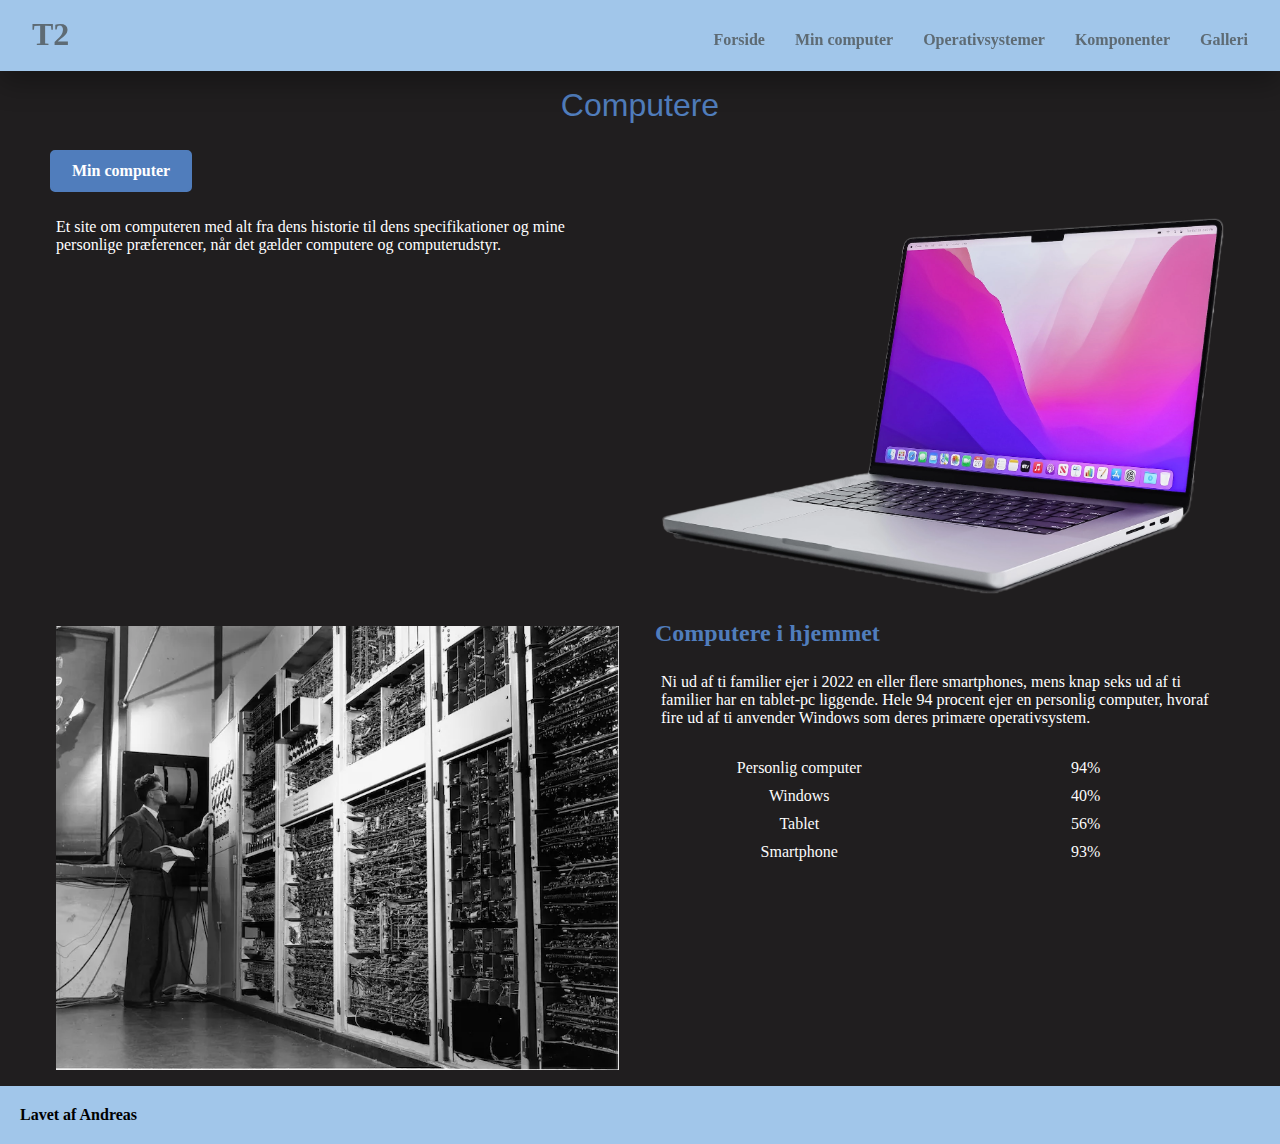
<file: 02/index.html>
<!DOCTYPE html>
<html lang="da">

<head>
    <meta charset="UTF-8">
    <meta name="viewport" content="width=device-width, initial-scale=1.0">
    <title>Galleri</title>
    <link rel="stylesheet" href="general.css">
    <link rel="stylesheet" href="layout.css">
    <meta name="robots" content="noindex">
    <!-- google font -->
    <link rel="preconnect" href="https://fonts.googleapis.com">
    <link rel="preconnect" href="https://fonts.gstatic.com" crossorigin>
    <link href="https://fonts.googleapis.com/css2?family=Protest+Strike&display=swap" rel="stylesheet">
    <!-- ********* -->
</head>

<body>

    <header>
        <div class="logo">
            <a href="index.html">T2</a>
        </div>
        <nav>
            <ul>
                <li><a href="index.html">Forside</a></li>
                <li><a href="min_computer.html">Min computer</a></li>
                <li><a href="operativsystemer.html">Operativsystemer</a></li>
                <li><a href="komponenter.html">Komponenter</a></li>
                <li><a href="galleri.html">Galleri</a></li>
            </ul>
        </nav>
    </header>
    <main>
        <h1>Computere</h1>
        <a href="https://andreaslausten.dk/kea/02_web/01_website/website/min_computer.html" class="button-link">Min
            computer</a>

        <section class="grid_2-1">
            <div class="col">
                <p>Et site om computeren med alt fra dens historie til dens specifikationer og mine personlige
                    præferencer,
                    når
                    det
                    gælder
                    computere og computerudstyr.</p>
            </div>
            <div class="col">
                <img src="imgs/computer-cutout.webp" alt="ny computer">

            </div>
        </section>
        <section class="grid_1-1">
            <div class="col">
                <h2>Computere i hjemmet</h2>
                <p>Ni ud af ti familier ejer i 2022 en eller flere smartphones, mens knap seks ud af ti familier har en
                    tablet-pc
                    liggende.
                    Hele 94 procent ejer en personlig computer, hvoraf fire ud af ti anvender Windows som deres primære
                    operativsystem.</p>
                <dl class="grid_1-1">
                    <dt>Personlig computer</dt>
                    <dd>94%</dd>
                    <dt>Windows</dt>
                    <dd>40%</dd>
                    <dt>Tablet</dt>
                    <dd>56%</dd>
                    <dt>Smartphone</dt>
                    <dd>93%</dd>
                </dl>
            </div>
            <div class="col8">
                <img src="imgs/computer-old.webp" alt="gammel computer">
            </div>
        </section>
    </main>
    <footer>
        <h4>Lavet af Andreas</h4>
    </footer>

</body>


</html>
</file>
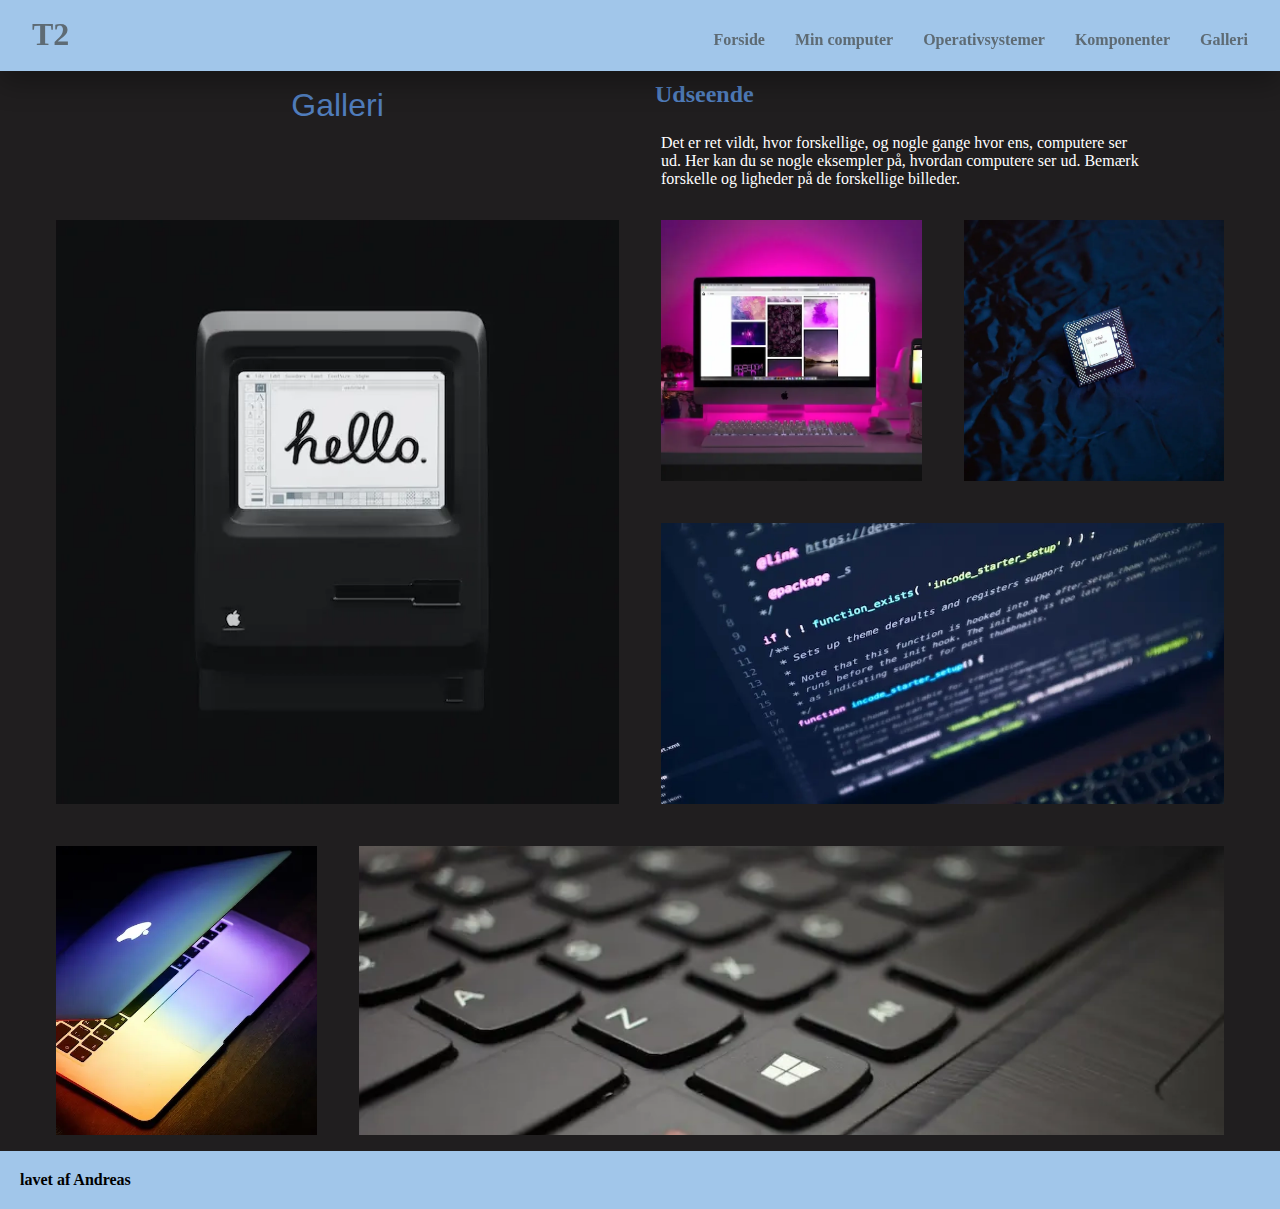
<file: 02/galleri.html>
<!DOCTYPE html>
<html lang="da">

<head>
    <meta charset="UTF-8">
    <meta name="viewport" content="width=device-width, initial-scale=1.0">
    <title>Galleri</title>
    <link rel="stylesheet" href="general.css">
    <link rel="stylesheet" href="layout.css">
    <meta name="robots" content="noindex">
    <!-- google font -->
    <link rel="preconnect" href="https://fonts.googleapis.com">
    <link rel="preconnect" href="https://fonts.gstatic.com" crossorigin>
    <link href="https://fonts.googleapis.com/css2?family=Protest+Strike&display=swap" rel="stylesheet">
    <!-- ********* -->
</head>

<body>

    <header>
        <div class="logo">
            <a href="index.html">T2</a>
        </div>
        <nav>
            <ul>
                <li><a href="index.html">Forside</a></li>
                <li><a href="min_computer.html">Min computer</a></li>
                <li><a href="operativsystemer.html">Operativsystemer</a></li>
                <li><a href="komponenter.html">Komponenter</a></li>
                <li><a href="galleri.html">Galleri</a></li>
            </ul>
        </nav>
    </header>
    <main>
        <div class="grid_1-1">
            <h1>Galleri</h1>
            <div class="col7">
                <h2>Udseende</h2>
                <p>Det er ret vildt, hvor forskellige, og nogle gange hvor ens, computere ser ud. Her kan du se nogle
                    eksempler
                    på,
                    hvordan
                    computere ser ud. Bemærk forskelle og ligheder på de forskellige billeder.</p>
            </div>
        </div>
        <div class="grid_4col_1-1-1-1">
            <img class="pic1" src="imgs/apple-84.webp" alt="gammle apple computer">
            <img class="pic2" src="imgs/desktop-setup.webp" alt="desktop setup">
            <img class="pic3" src="imgs/intel-chip.webp" alt="intel chip">
            <img class="pic4" src="imgs/code.webp" alt="code">
            <img class="pic5" src="imgs/macbook.webp" alt="macbook">
            <img class="pic6" src="imgs/keyboard.webp" alt="keyboard">
        </div>

    </main>

    <footer>
        <h4>lavet af Andreas</h4>
    </footer>

</body>

</html>
</file>
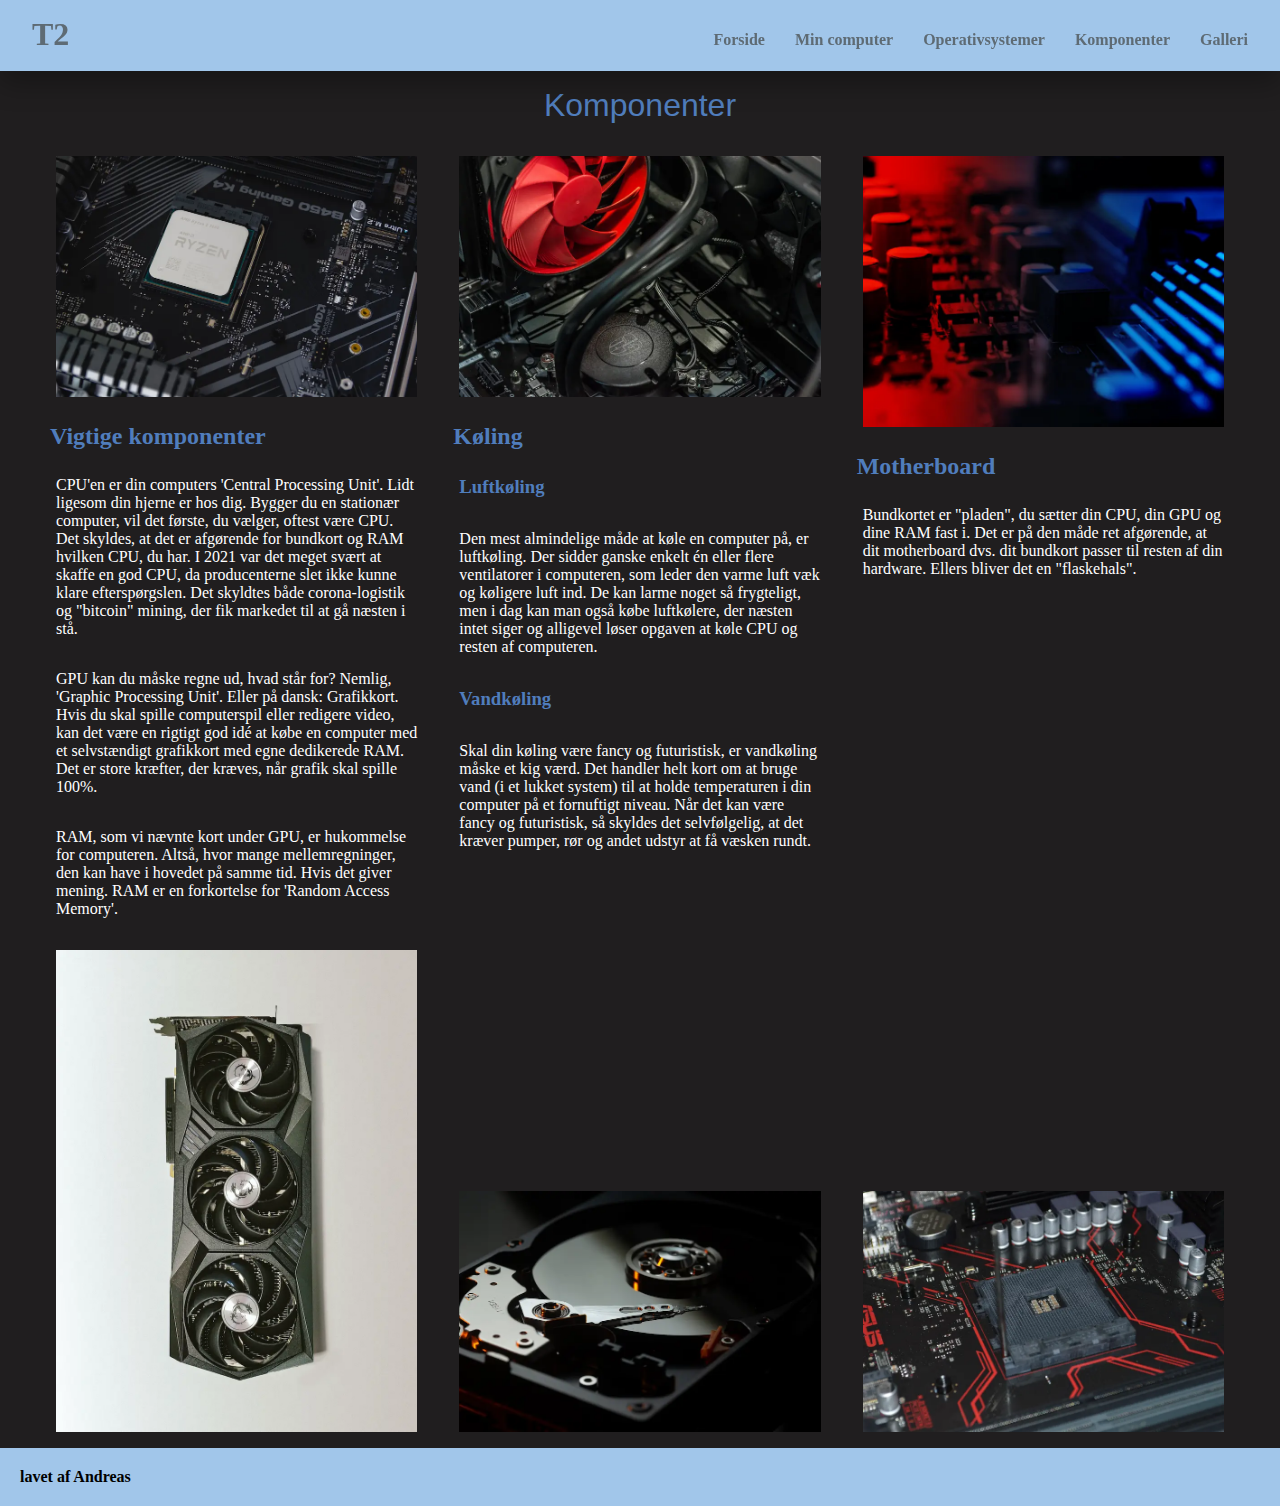
<file: 02/komponenter.html>
<!DOCTYPE html>
<html lang="da">

<head>
    <meta charset="UTF-8">
    <meta name="viewport" content="width=device-width, initial-scale=1.0">
    <title>Komponenter</title>
    <link rel="stylesheet" href="general.css">
    <link rel="stylesheet" href="layout.css">
    <meta name="robots" content="noindex">
    <!-- google font -->
    <link rel="preconnect" href="https://fonts.googleapis.com">
    <link rel="preconnect" href="https://fonts.gstatic.com" crossorigin>
    <link href="https://fonts.googleapis.com/css2?family=Protest+Strike&display=swap" rel="stylesheet">
    <!-- ********* -->
</head>

<body>
    <header>
        <div class="logo">
            <a href="index.html">T2</a>
        </div>
        <nav>
            <ul>
                <li><a href="index.html">Forside</a></li>
                <li><a href="min_computer.html">Min computer</a></li>
                <li><a href="operativsystemer.html">Operativsystemer</a></li>
                <li><a href="komponenter.html">Komponenter</a></li>
                <li><a href="galleri.html">Galleri</a></li>
            </ul>
        </nav>
    </header>
    <main>
        <h1>Komponenter</h1>
        <div class="grid_1-1-1">
            <div class="flex_col">
                <div><img src="imgs/komponenter/processor.webp" alt="processor">
                    <h2>Vigtige komponenter</h2>
                    <p>CPU'en er din computers 'Central Processing Unit'. Lidt ligesom din hjerne er hos dig. Bygger du
                        en
                        stationær
                        computer,
                        vil det første, du vælger, oftest være CPU. Det skyldes, at det er afgørende for bundkort og RAM
                        hvilken CPU, du
                        har. I
                        2021 var det meget svært at skaffe en god CPU, da producenterne slet ikke kunne klare
                        efterspørgslen. Det
                        skyldtes både
                        corona-logistik og "bitcoin" mining, der fik markedet til at gå næsten i stå.</p>
                    <p>GPU kan du måske regne ud, hvad står for? Nemlig, 'Graphic Processing Unit'. Eller på dansk:
                        Grafikkort. Hvis du
                        skal
                        spille computerspil eller redigere video, kan det være en rigtigt god idé at købe en computer
                        med et
                        selvstændigt
                        grafikkort med egne dedikerede RAM. Det er store kræfter, der kræves, når grafik skal spille
                        100%.
                    </p>
                    <p>RAM, som vi nævnte kort under GPU, er hukommelse for computeren. Altså, hvor mange
                        mellemregninger,
                        den kan have
                        i
                        hovedet på samme tid. Hvis det giver mening. RAM er en forkortelse for 'Random Access Memory'.
                    </p>
                </div>
                <div><img src="imgs/komponenter/grafikkort.webp" alt="grafikkort"></div>
            </div>
            <div class="flex_col">
                <div>
                    <img src="imgs/komponenter/luft.webp" alt="luftkølere">
                    <h2>Køling</h2>
                    <h3>Luftkøling</h3>
                    <p>Den mest almindelige måde at køle en computer på, er luftkøling. Der sidder ganske enkelt én
                        eller
                        flere
                        ventilatorer i
                        computeren, som leder den varme luft væk og køligere luft ind. De kan larme noget så frygteligt,
                        men
                        i dag kan
                        man også
                        købe luftkølere, der næsten intet siger og alligevel løser opgaven at køle CPU og resten af
                        computeren.</p>
                    <h3>Vandkøling</h3>
                    <p>Skal din køling være fancy og futuristisk, er vandkøling måske et kig værd. Det handler helt kort
                        om
                        at bruge
                        vand (i et
                        lukket system) til at holde temperaturen i din computer på et fornuftigt niveau. Når det kan
                        være
                        fancy og
                        futuristisk,
                        så skyldes det selvfølgelig, at det kræver pumper, rør og andet udstyr at få væsken rundt.</p>
                </div>
                <div><img src="imgs/komponenter/vand.webp" alt="vand"></div>
            </div>
            <div class="flex_col">
                <div><img src="imgs/komponenter/motherboard1.webp" alt="motherboard 1">
                    <h2>Motherboard</h2>
                    <p>Bundkortet er "pladen", du sætter din CPU, din GPU og dine RAM fast i. Det er på den måde ret
                        afgørende, at dit
                        motherboard dvs. dit bundkort passer til resten af din hardware. Ellers bliver det en
                        "flaskehals".
                    </p>
                </div>
                <div><img src="imgs/komponenter/motherboard2.webp" alt="motherboard 2"></div>
            </div>

        </div>
    </main>
    <footer>
        <h4>lavet af Andreas</h4>
    </footer>
</body>

</html>
</file>
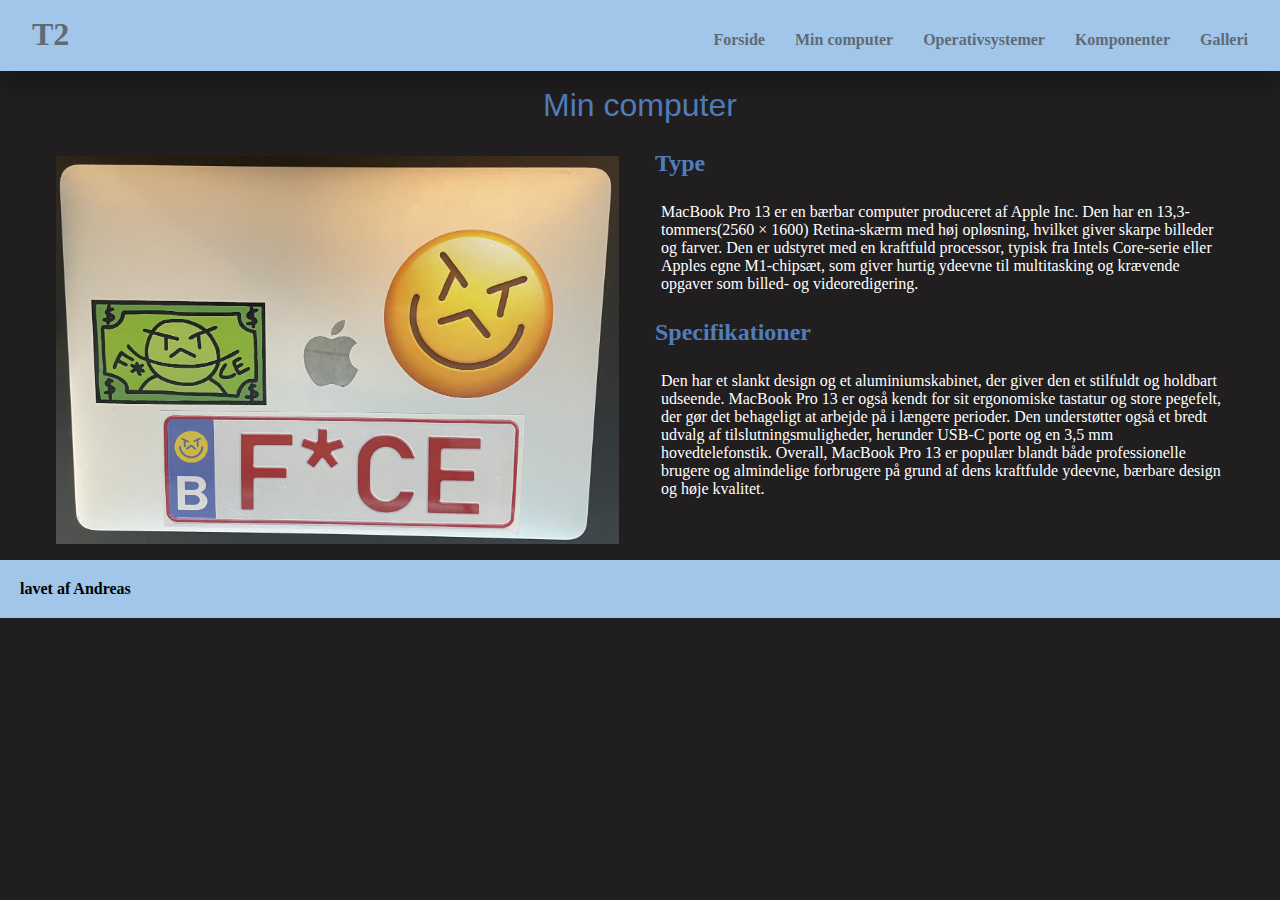
<file: 02/min_computer.html>
<!DOCTYPE html>
<html lang="da">

<head>
    <meta charset="UTF-8">
    <meta name="viewport" content="width=device-width, initial-scale=1.0">
    <title>Min computer</title>
    <link rel="stylesheet" href="general.css">
    <link rel="stylesheet" href="layout.css">
    <meta name="robots" content="noindex">
    <!-- google font -->
    <link rel="preconnect" href="https://fonts.googleapis.com">
    <link rel="preconnect" href="https://fonts.gstatic.com" crossorigin>
    <link href="https://fonts.googleapis.com/css2?family=Protest+Strike&display=swap" rel="stylesheet">
    <!-- ********* -->
</head>

<body>
    <header>
        <div class="logo">
            <a href="index.html">T2</a>
        </div>
        <nav>
            <ul>
                <li><a href="index.html">Forside</a></li>
                <li><a href="min_computer.html">Min computer</a></li>
                <li><a href="operativsystemer.html">Operativsystemer</a></li>
                <li><a href="komponenter.html">Komponenter</a></li>
                <li><a href="galleri.html">Galleri</a></li>
            </ul>
        </nav>
    </header>
    <main>
        <h1>Min computer</h1>
        <div class="grid_1-1">
            <div class="col"><img src="imgs/andreas_computer.jpg" alt="billede af andreas computer"></div>
            <div class="col">
                <h2>Type</h2>
                <p>MacBook Pro 13 er en bærbar computer produceret af Apple Inc. Den har en 13,3-tommers(2560 ×
                    1600)
                    Retina-skærm
                    med høj
                    opløsning,
                    hvilket giver skarpe billeder og farver. Den er udstyret med en kraftfuld processor, typisk fra
                    Intels
                    Core-serie eller
                    Apples egne M1-chipsæt, som giver hurtig ydeevne til multitasking og krævende opgaver som
                    billed- og
                    videoredigering.</p>
                <h2>Specifikationer</h2>
                <p>Den har et slankt design og et aluminiumskabinet, der giver den et stilfuldt og holdbart
                    udseende.
                    MacBook Pro 13
                    er
                    også kendt for sit ergonomiske tastatur og store pegefelt, der gør det behageligt at arbejde på
                    i
                    længere
                    perioder. Den
                    understøtter også et bredt udvalg af tilslutningsmuligheder, herunder USB-C porte og en 3,5 mm
                    hovedtelefonstik.
                    Overall, MacBook Pro 13 er populær blandt både professionelle brugere og almindelige forbrugere
                    på
                    grund
                    af dens
                    kraftfulde ydeevne, bærbare design og høje kvalitet.</p>
            </div>
        </div>
    </main>


    <footer>
        <h4>lavet af Andreas</h4>
    </footer>
</body>

</html>
</file>
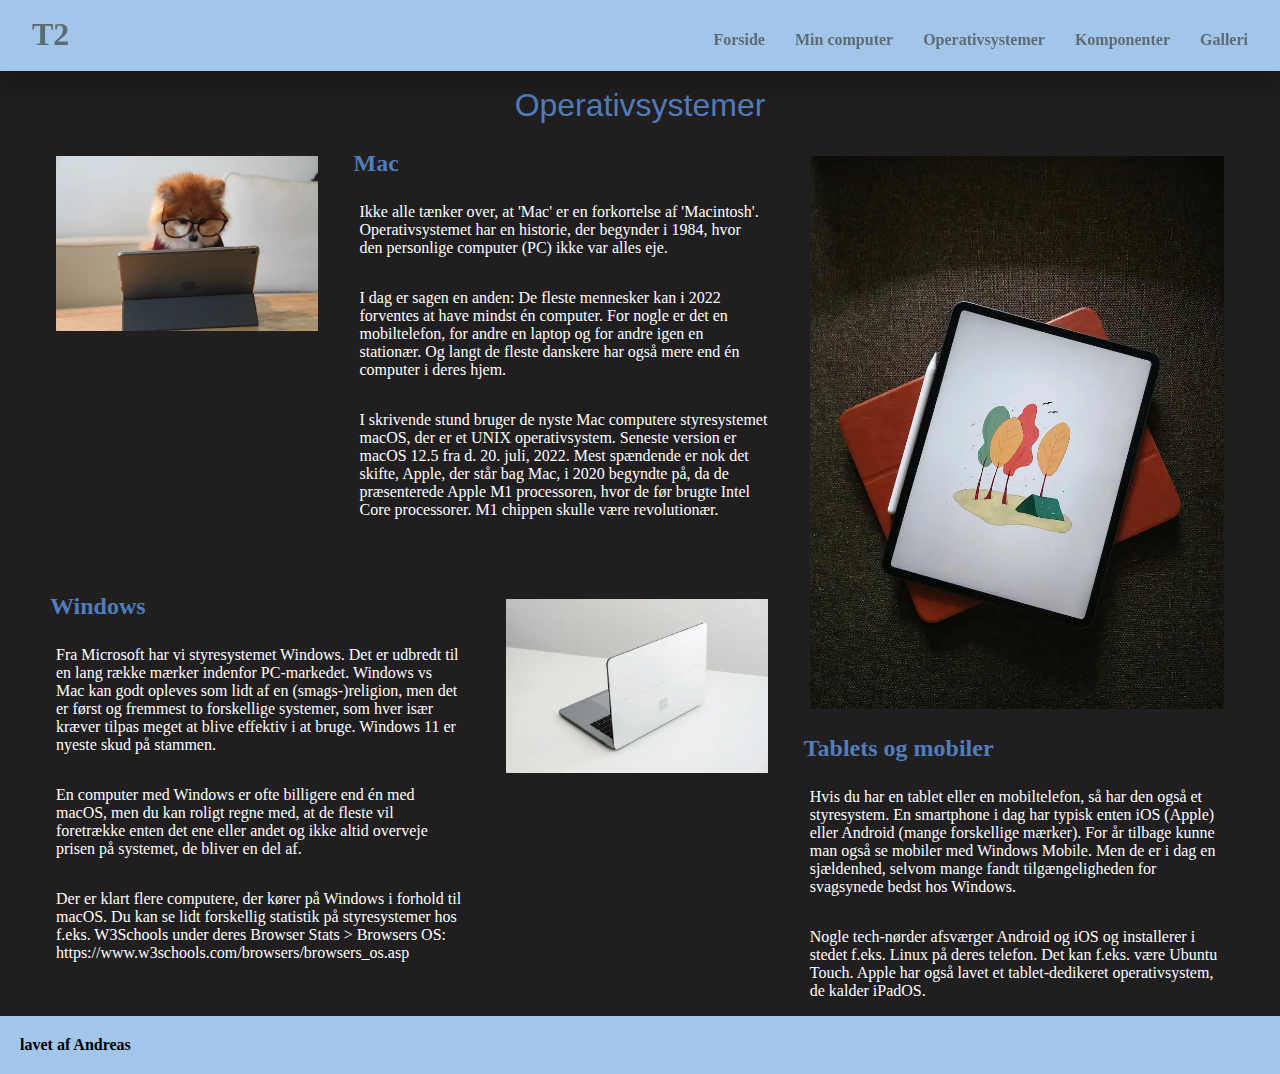
<file: 02/operativsystemer.html>
<!DOCTYPE html>
<html lang="da">

<head>
    <meta charset="UTF-8">
    <meta name="viewport" content="width=device-width, initial-scale=1.0">
    <title>Operativsystemer</title>
    <link rel="stylesheet" href="general.css">
    <link rel="stylesheet" href="layout.css">

    <meta name="robots" content="noindex">
    <!-- google font -->
    <link rel="preconnect" href="https://fonts.googleapis.com">
    <link rel="preconnect" href="https://fonts.gstatic.com" crossorigin>
    <link href="https://fonts.googleapis.com/css2?family=Protest+Strike&display=swap" rel="stylesheet">
    <!-- ********* -->
</head>

<body>
    <header>
        <div class="logo">
            <a href="index.html">T2</a>
        </div>
        <nav>
            <ul>
                <li><a href="index.html">Forside</a></li>
                <li><a href="min_computer.html">Min computer</a></li>
                <li><a href="operativsystemer.html">Operativsystemer</a></li>
                <li><a href="komponenter.html">Komponenter</a></li>
                <li><a href="galleri.html">Galleri</a></li>
            </ul>
        </nav>
    </header>
    <main>
        <h1>Operativsystemer</h1>
        <div class="grid_5-3">
            <div class="grid_2-3">

                <img class="col2" src="imgs/mac.webp" alt="MacBook">

                <div class="col3">
                    <h2>Mac</h2>
                    <p>Ikke alle tænker over, at 'Mac' er en forkortelse af 'Macintosh'. Operativsystemet har en
                        historie,
                        der
                        begynder
                        i 1984,
                        hvor den personlige computer (PC) ikke var alles eje.</p>
                    <p>I dag er sagen en anden: De fleste mennesker kan i 2022 forventes at have mindst én computer. For
                        nogle
                        er det en
                        mobiltelefon, for andre en laptop og for andre igen en stationær. Og langt de fleste danskere
                        har
                        også
                        mere end
                        én
                        computer i deres hjem.</p>
                    <p>I skrivende stund bruger de nyste Mac computere styresystemet macOS, der er et UNIX
                        operativsystem.
                        Seneste
                        version er
                        macOS 12.5 fra d. 20. juli, 2022. Mest spændende er nok det skifte, Apple, der står bag Mac, i
                        2020
                        begyndte på,
                        da de
                        præsenterede Apple M1 processoren, hvor de før brugte Intel Core processorer. M1 chippen skulle
                        være
                        revolutionær.</p>
                </div>
            </div>
            <div class="grid_3-2">
                <div class="col4">
                    <img src="imgs/windows.webp" alt="windows computer">
                </div>
                <div class="order">
                    <h2>Windows</h2>
                    <p>Fra Microsoft har vi styresystemet Windows. Det er udbredt til en lang række mærker indenfor
                        PC-markedet.
                        Windows
                        vs Mac
                        kan godt opleves som lidt af en (smags-)religion, men det er først og fremmest to forskellige
                        systemer,
                        som hver
                        især
                        kræver tilpas meget at blive effektiv i at bruge. Windows 11 er nyeste skud på stammen.</p>
                    <p>En computer med Windows er ofte billigere end én med macOS, men du kan roligt regne med, at de
                        fleste
                        vil
                        foretrække
                        enten det ene eller andet og ikke altid overveje prisen på systemet, de bliver en del af.</p>
                    <P>Der er klart flere computere, der kører på Windows i forhold til macOS. Du kan se lidt forskellig
                        statistik på
                        styresystemer hos f.eks. W3Schools under deres Browser Stats > Browsers OS:
                        https://www.w3schools.com/browsers/browsers_os.asp</P>
                </div>
            </div>



            <div class="col6">
                <img src="imgs/tablet.webp" alt="billed af tablet" class="col6">
                <h2>Tablets og mobiler</h2>
                <p>Hvis du har en tablet eller en mobiltelefon, så har den også et styresystem. En smartphone i dag har
                    typisk
                    enten
                    iOS
                    (Apple) eller Android (mange forskellige mærker). For år tilbage kunne man også se mobiler med
                    Windows
                    Mobile.
                    Men de er
                    i dag en sjældenhed, selvom mange fandt tilgængeligheden for svagsynede bedst hos Windows.</p>
                <p>Nogle tech-nørder afsværger Android og iOS og installerer i stedet f.eks. Linux på deres telefon. Det
                    kan
                    f.eks.
                    være
                    Ubuntu Touch. Apple har også lavet et tablet-dedikeret operativsystem, de kalder iPadOS.</p>
            </div>
        </div>
    </main>
    <footer>
        <h4>lavet af Andreas</h4>
    </footer>

</body>

</html>
</file>
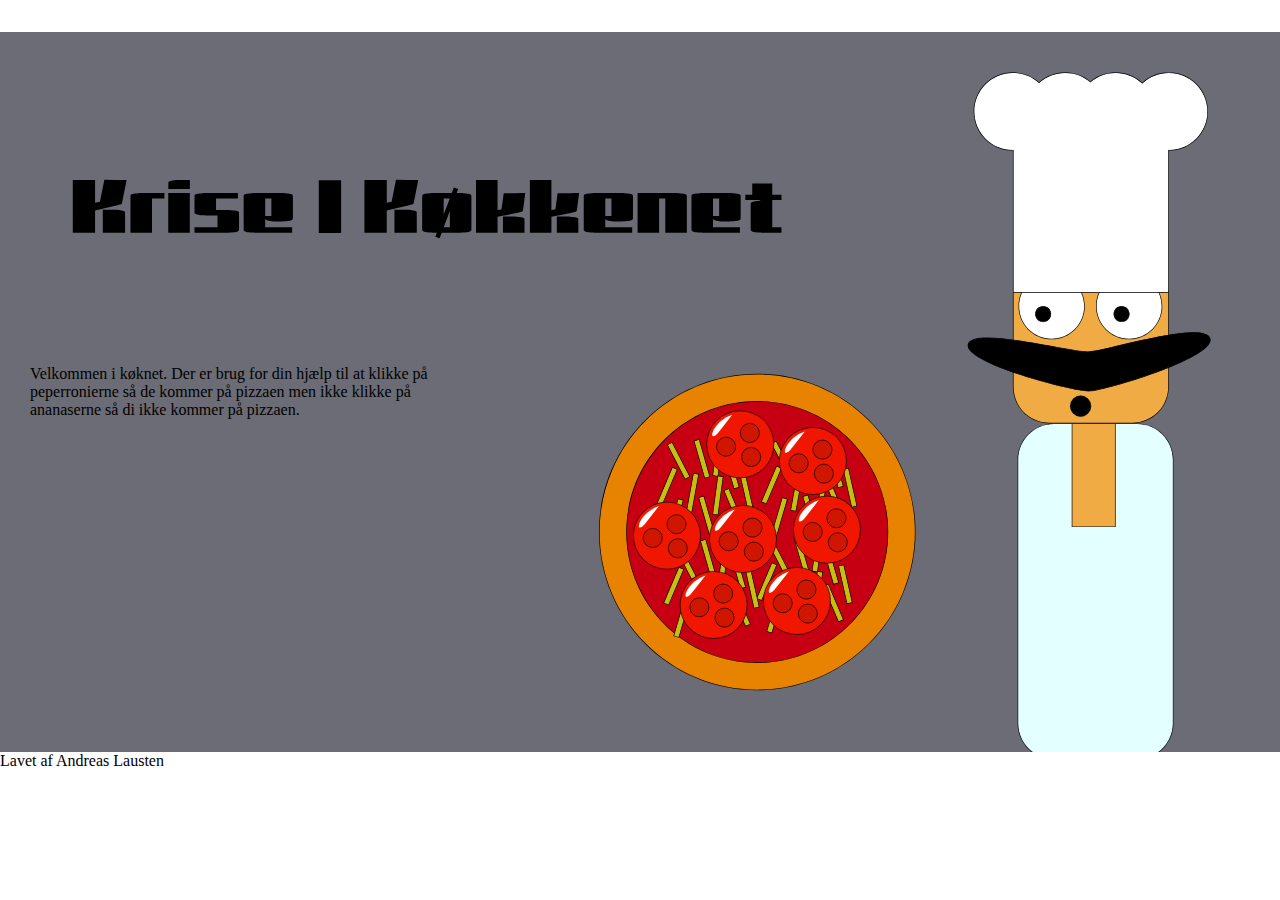
<file: 04/spil.html>
<!DOCTYPE html>
<html lang="da">

<head>
    <meta charset="UTF-8">
    <meta http-equiv="X-UA-Compatible" content="IE=edge">
    <meta name="viewport" content="width=device-width, initial-scale=1.0">
    <title>Spil</title>
    <link rel="stylesheet" href="style.css">
    <link rel="layout" href="layout.css">

</head>

<body>
    <header>

    </header>
    <main>
        <div id="screen">
            <div id="game">
                <div id="game_background"></div>
                <div id="game_elements">
                    <div id="good_container1">
                        <div id="good_sprite1"></div>
                    </div>
                    <div id="bad_container1">
                        <div id="bad_sprite1"></div>
                    </div>
                </div>
                <div id="game_foreground"></div>
                <div id="game_ui">
                    <div id="score_board">
                        <div id="points"></div>
                    </div>
                    <div id="life_board">
                        <div id="liv"></div>
                    </div>
                    <div id="time_board">
                        <div id="time_container">
                            <div id="time_sprite"></div>
                        </div>

                    </div>
                </div>
            </div>
            <div id="start">
                <p>Velkommen i køknet. Der er brug for din hjælp til at klikke på peperronierne så de kommer på pizzaen
                    men ikke klikke på ananaserne så di ikke kommer på pizzaen.
                </p>
            </div>
            <div id="game_over">
                <p>game over</p>
            </div>
            <div id="level_complete">
                <p>you won</p>
            </div>

        </div>
        <audio src="lyd/Toggangen1.m4a" id="lyd1"></audio>
        <audio src="lyd/Toggangen2.m4a" id="lyd2"></audio>
        <audio src="lyd/Toggangen3.m4a" id="lyd3"></audio>
        <audio src="lyd/Toggangen4.m4a" id="lyd4"></audio>

    </main>
    <footer>Lavet af Andreas Lausten</footer>
    <script src="script.js"></script>
</body>

</html>
</file>
<file: 02/layout.css>
main{
    max-width: 1200px;
    margin: 0 auto;
}

  @media (max-width: 750px) {
.grid_4col_1-1-1-1 {
      display: grid;
      grid-template-columns: repeat(2, 1fr);
    padding: 0rem;
  }
  .pic1{
    grid-column: span 2;
  }
  .pic2{
    grid-column: 1 / 2;
  }
  .pic3{
    grid-column: 2 / 3;
  }
  .pic4{
    grid-column: span 2;
  }
  .pic5{
    grid-column: span 2;
  }
  .pic6{
    grid-column: span 2;
  }
}
/* mincomputer */
@media (min-width: 750px) {
    
    .grid_1-1 {
        display: grid;
        grid-template-columns: repeat(2, 1fr);
        gap: 10px
    }
/* komponenter */
    .grid_1-1-1 {
        display: grid;
        grid-template-columns: repeat(3, 1fr);
        gap: 10px;
    }
    .flex_col{
        display: flex;
        flex-direction: column;
        justify-content: space-between;
    }
/* index */
/* min computer link */
.button-link {
    display: inline-block;
    padding: 10px 20px;
    margin: 10px;
    border: 2px solid #507DBC;
    border-radius: 5px;
    background-color: #507DBC;
    color: #fff;
    text-decoration: none;
    font-size: 16px;
    font-weight: 600;
    text-align: center;
}

.button-link:hover {
    background-color: #507DBC;
    border-color: #507DBC;
    color: #fff;
}

.button-link:focus {
    box-shadow: 0 0 5px 0 #007bff;
    outline: none;
}
/* min computer link */
    .grid_2-1 {
        display: grid;
        grid-template-columns: repeat(2, 1fr);
        gap: 10px
    }

    .grid_1-1 {
        display: grid;
        grid-template-columns: repeat(2, 1fr);
        gap: 10px;
    }
        .col {
            order: 1;
        }
/* operativsystemer */
    .grid_5-3 {
        display: grid;
        grid-template-columns: 5fr 3fr;
        gap: 10px
    }
    .grid_2-3 {
            display: grid;
            grid-template-columns: 2fr 3fr;
            gap: 10px
        }

    .grid_3-2 {
        display: grid;
        grid-template-columns: 3fr 2fr;
        gap: 10px;
        grid-column: 1 / 2;
    }
     .col6{
    
            grid-column: 2 / 3;
            grid-row: 1 / 3;
    }
    .order{
        order: -1;
    }
/* galleri */
    .col7{
        max-width: 65ch;
    }
    .grid_4col_1-1-1-1 {
        display: grid;
        grid-template-columns: repeat(4, 1fr);
      gap: 10px;
    padding: 0rem;
      
        }

                .grid_4col_1-1-1-1 img {
            align-self: stretch;
                object-fit: cover;
        }
    
    .pic1 {
        grid-column: span 2;
        grid-row: span 2;
        }
    .pic2{
        grid-column: 3 / 4;
    }
    .pic3{
        grid-column: 4 / 5;
    }
    
    .pic4 {
        grid-column: 3 / 5;
        grid-row: 2 / 3;
    
    }
    .pic6{
        grid-column: 2 / 5;
        grid-row: 3 / 4;
    }
    

}
</file>
<file: 04/style.css>
* {
    margin: 0;
    padding: 0;
    box-sizing: border-box;
}

/* menu */
header {
    position: sticky;
    top: 0;
    padding: 1rem 2rem;
    box-shadow: 0 12px 28px 0 rgb(0 0 0 / 30%);
    display: flex;
    justify-content: space-between;
    align-items: baseline;
}

header nav ul {
    display: flex;
    justify-content: space-between;
    list-style: none;
    margin: 0;
    padding: 0;
    padding-bottom: 0.4rem;
    gap: 30px;
    overflow-x: auto;
}

a {
    text-decoration: none;
    font-weight: 700;
    color: #5e6b74;
}

a:hover {
    color: #252d38;
}

@media (max-width: 700px) {
    header {
        display: none;
    }
}
/* menu */

#screen {
    width: 100%;
    aspect-ratio: 16/9;
    position: relative;
    overflow: hidden;
}

#start {
    width: 100%;
    height: 100%;
    position: absolute;
    top: 0;
    left: 0;
    background-image: url(svg/start.svg);
    background-size: cover;
   
}

#game_over {
    width: 100%;
    height: 100%;
    position: absolute;
    top: 0;
    left: 0;
    background-image: url(svg/lose.svg);
    background-size: cover;
}

#level_complete {
    width: 100%;
    height: 100%;
    position: absolute;
    top: 0;
    left: 0;
    background-image: url(svg/win.svg);
    background-size: cover;
}

#game_background {
    width: 100%;
    height: 100%;
    position: absolute;
    top: 0;
    left: 0;
    background-image: url(svg/baggrund.svg);
    background-size: cover;
}

#game_elements {
    width: 100%;
    height: 100%;
    position: absolute;
    top: 0;
    left: 0;
}

#game_foreground {
    width: 100%;
    height: 100%;
    position: absolute;
    top: 0;
    left: 0;
    background-image: url(svg/forbrund.svg);
    background-size: cover;
    pointer-events: none;
}

#game_ui {
    width: 100%;
    height: 100%;
    position: absolute;
    top: 0;
    left: 0;
    pointer-events: none;
}

#score_board {
    position: absolute;
    bottom: 5%;
    right: 5%;
        aspect-ratio: 1/1;
    width: 5%;
    background-image: url(svg/pep.svg);
    background-size: 100%;
    background-repeat: no-repeat;
}

#points {
    font-family: "Pacifico", cursive;
    font-size: xx-large;
    margin-top: 148%;
    margin-left: 29%;
}

#life_board {
    position: absolute;
    bottom: 5%;
    left: 5%;
    aspect-ratio: 1/1;
    width: 5%;
    background-image: url(svg/ana.svg);
    background-size: 100%;
    background-repeat: no-repeat;
}

#liv {
    font-family: "Pacifico", cursive;
    font-size: xx-large;
    margin-left: 120%;
}
#time_container {
    position: absolute;
    width: 3%;
    height: 30%;
    top: 5%;
    left: 95%;
    border: 0.2vw solid white;
}

#time_sprite {
    width: 100%;
    height: 100%;
    transform-origin: 50% 100%;
    background-color: lime;
}

.time {
    animation-name: time_kf;
    animation-duration: 20s;
    animation-fill-mode: both;
    animation-timing-function: linear;
    animation-iteration-count: 1;
}

@keyframes time_kf {
    0% {
        transform: scaleY(1);
        background-color: lime;
    }

    50% {
        transform: scaleY(0.5);
        background-color: yellow;
    }

    100% {
        transform: scaleY(0);
        background-color: red;
    }
}

#good_container1 {
    position: absolute;
    top: -10%;
    aspect-ratio: 1/1;
    width: 5%;
}

#good_sprite1 {
    width: 100%;
    height: 100%;
    background-image: url(svg/pep.svg);
    background-size: cover;
}

#bad_container1 {
    position: absolute;
    top: -10%;
    aspect-ratio: 1/1;
    width: 5%;
}

#bad_sprite1 {
    width: 100%;
    height: 100%;
    background-image: url(svg/ana.svg);
    background-size: cover;
}

.pos1 {
    left: 20%;
}

.pos2 {
    left: 30%;
}

.pos3 {
    left: 40%;
}

.pos4 {
    left: 50%;
}

.pos5 {
    left: 60%;
}

.pos6 {
    left: 70%;
}

.fald {
    animation-name: fald_kf;
    animation-duration: 2.5s;
    animation-iteration-count: infinite;
    animation-timing-function: linear;
}


@keyframes fald_kf {
        100% {
            transform: translate(0, 1500%);
        }
    }    

.forsvind_good {
    animation-name: forsvind_good_kf;
    animation-duration: 0.6s;
    animation-iteration-count: 1;
    animation-timing-function: linear;
}

@keyframes forsvind_good_kf {
    100% {
        transform: rotate(600deg) scale(0);
    }
}

.forsvind_bad {
    animation-name: forsvind_bad_kf;
    animation-duration: 0.6s;
    animation-iteration-count: 1;
    animation-timing-function: linear;
}

@keyframes forsvind_bad_kf {
    20% {
        scale: 1.5;
    }

    30% {
        scale: 1;
    }

    100% {
        scale: 0;
    }
}

.frys {
    animation-play-state: paused;
}

.delay1 {
    animation-delay: 0s;
}

.delay2 {
    animation-delay: 0.5s;
}

.delay3 {
    animation-delay: 1s;
}

.delay4 {
    animation-delay: 1.5s;
}

.skjul{
display: none;
}



img {
    padding: 1rem;
    max-width: 100%;
    height: auto;
}

.sketch {
    display: grid;
    grid-template-columns: 1fr;
    grid-gap: 2rem;
    padding: 2rem;
    margin: 2rem;
}

.sketch1 {
    max-width: 100%;
    height: auto;
    padding: 1rem;
}

h1 {
    font-weight: 400;
    font-style: normal;
    color: #5e6b74;
    text-align: center;
    padding: 1rem;
}

h2 {
    color: #5e6b74;
    padding: 10px;
}

p {
    height: 100%;
    margin: 0;
    display: flex;
    justify-content: flex-start;
    align-items: center;
    padding-left: 30px;
    max-width: 55ch;

}
</file>
<file: 04/layout.css>
img {
    padding: 1rem;
    max-width: 100%;
        height: auto;
}

.sketch{
display: grid;
    grid-template-columns: 1fr;
    grid-gap: 2rem;
    padding: 2rem;
    margin: 2rem;
}

.sketch1 {
max-width: 100%;
height: auto;

}

h1 {
    font-family: "Protest-Strike", sans-serif;
    font-weight: 400;
    font-style: normal;
    color: #507DBC;
    text-align: center;
    padding: 6rem;
}
</file>
<file: 02/general.css>
/*************** Reset *********************/
* {
    margin: 0;
    padding: 0;
    box-sizing: border-box;
}
header{
    background-color: #A1C6EA;
    color: #000000;
    padding: 20px;
    text-align: center;
}
li{
    color: #ffffff;
}
img {
    width: 100%;
    height: auto;
    display: block;
}
body{
    background-color: 
            #201E1F
        
}
h1 {
    font-family: "Protest-Strike", sans-serif;
    font-weight: 400;
    font-style: normal;
    color: #507DBC;
    text-align: center;
    padding: 1rem;
}
h2{
    color: #507DBC;
    padding: 10px;
}
h3{
    color: #507DBC;
    padding: 1rem;
}
p{
    font-family: 'Times New Roman', Times, serif;
    color: #ffffff;
    padding: 1rem;
}
dl{
font-family: 'Times New Roman', Times, serif;
color:#fbfbfb ;
padding: 1rem;
text-align: center;
}
footer{
    margin: 0;
    box-sizing: border-box;
    background-color: #A1C6EA;
    color: #000000;
    padding: 20px;
}
img{
    padding: 1rem;
}
/*************** Menu ****************/
header {
    position: sticky;
    top: 0;
    padding: 1rem 2rem;
    box-shadow: 0 12px 28px 0 rgb(0 0 0 / 30%);
    display: flex;
    justify-content: space-between;
    align-items: baseline;
}

header .logo a {
    font-size: 2rem;
}

header nav ul {
    display: flex;
    justify-content: space-between;
    list-style: none;
    margin: 0;
    padding: 0;
    padding-bottom: 0.4rem;
    gap: 30px;
    overflow-x: auto;
}

a {
    text-decoration: none;
    font-weight: 700;
    color: #5e6b74;
}

a:hover {
    color: #252d38;
}

@media (max-width: 700px) {
    header {
        display: none;
    }
}
</file>
